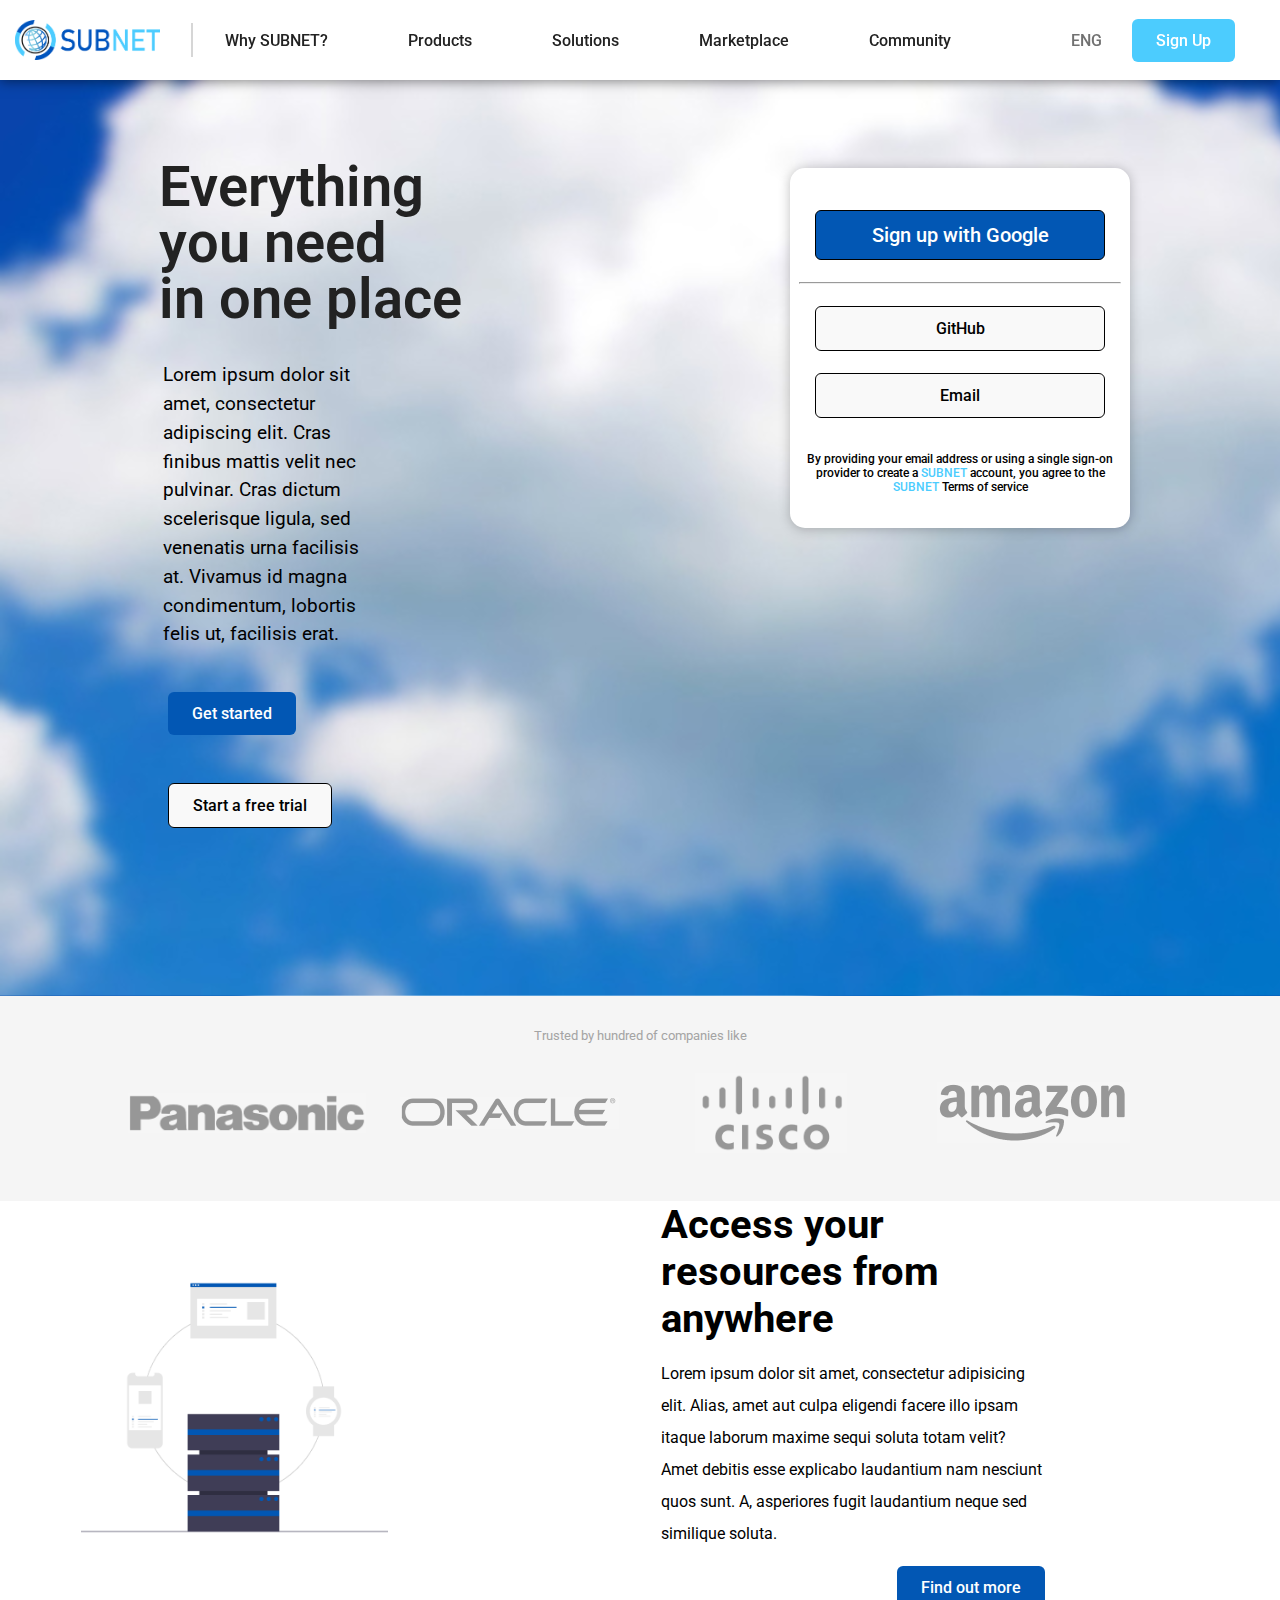
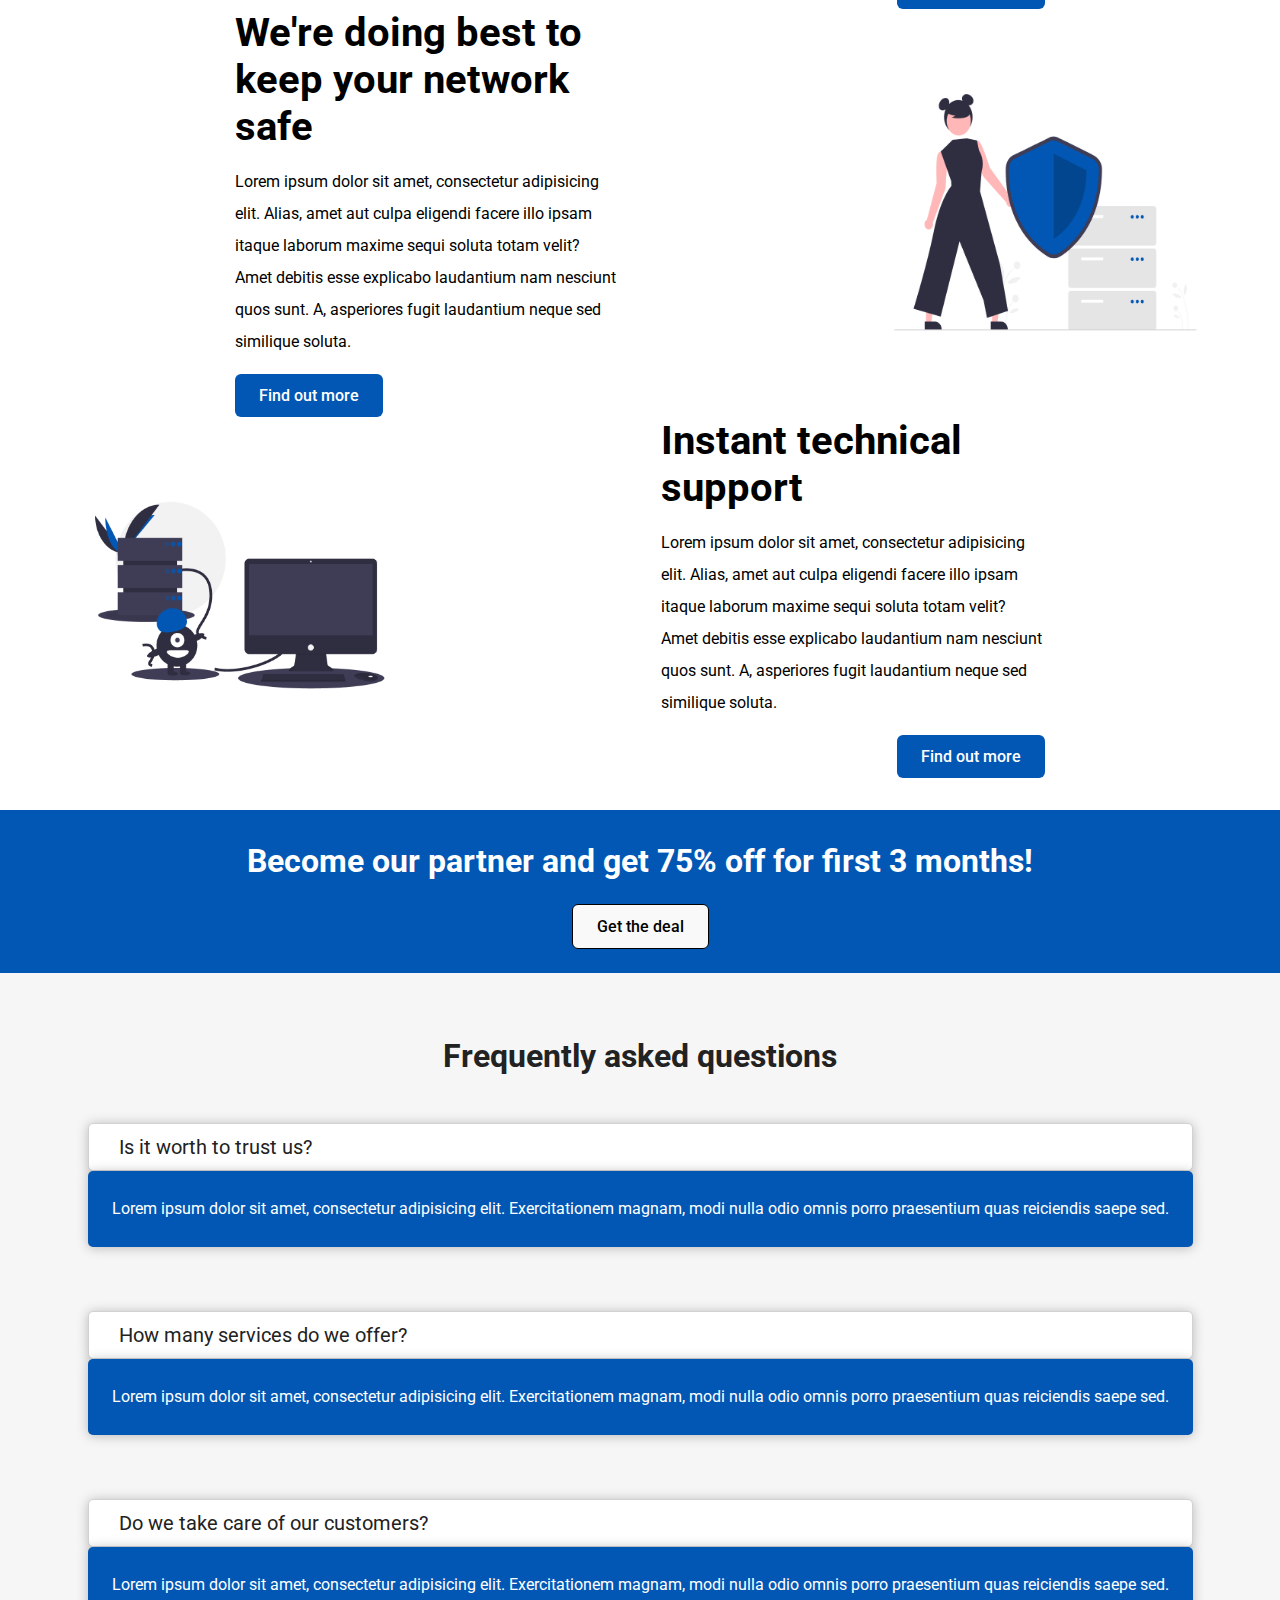
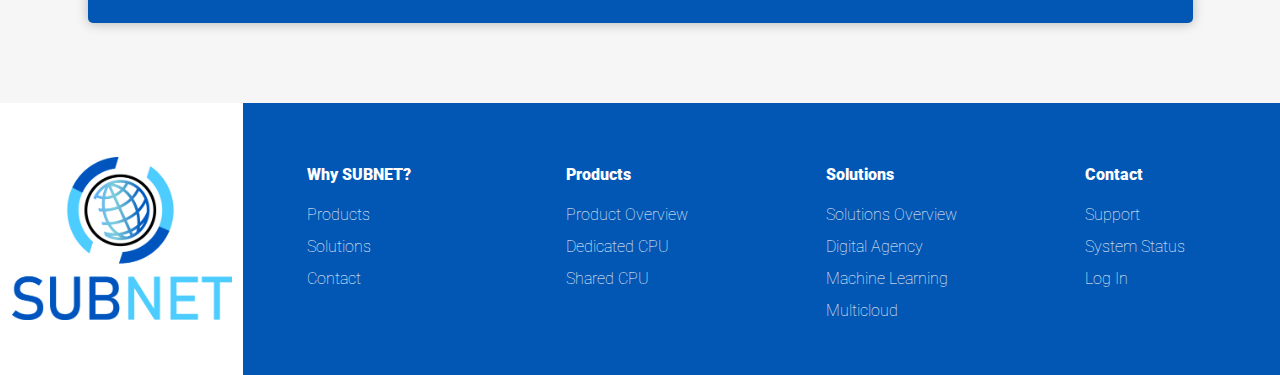
<file: index.html>
<!DOCTYPE html>
<html lang="en">
<head>
    <title>SUBNET</title>
    <meta charset="UTF-8">
    <meta http-equiv="X-UA-Compatible" content="IE=edge">
    <meta name="viewport" content="width=device-width, initial-scale=1.0">
    <meta name="msapplication-TileColor" content="#da532c">
    <meta name="theme-color" content="#ffffff">
    <link rel="stylesheet" href="layout.css">
    <link rel="apple-touch-icon" sizes="180x180" href="/apple-touch-icon.png?">
    <link rel="icon" type="image/png" sizes="32x32" href="/favicon-32x32.png?">
    <link rel="icon" type="image/png" sizes="16x16" href="/favicon-16x16.png?">
    <link rel="manifest" href="/site.webmanifest">
    <link rel="mask-icon" href="/safari-pinned-tab.svg?" color="#5bbad5">
</head>
<body>
<main>
    <header>
        <nav>
            <div id="navbar">
                <img src="LOGO.png" alt="logo">
                <hr>
                <ul class="menu-list">
                    <li><a class="list-item" href="#">Why SUBNET?</a></li>
                    <li><a class="list-item" href="#">Products</a></li>
                    <li><a class="list-item" href="#">Solutions</a></li>
                    <li><a class="list-item" href="#">Marketplace</a></li>
                    <li><a class="list-item" href="#">Community</a></li>
                </ul>
                <div class="list-content">
                    <p>ENG</p>
                    <p>
                        <input class="signup signup-nav" type="button" value="Sign Up">
                    </p>
                    <p></p>
                </div>
            </div>
        </nav>
        <div class="hamburger-menu">
            <input id="menu-toggle" type="checkbox"/>
            <label class="menu-btn" for="menu-toggle">
                <span></span>
            </label>
            <ul class="menu-box">
                <li><a class="menu-item" href="#">Why SUBNET?</a></li>
                <li><a class="menu-item" href="#">Products</a></li>
                <li><a class="menu-item" href="#">Solutions</a></li>
                <li><a class="menu-item" href="#">Marketplace</a></li>
                <li><a class="menu-item" href="#">Community</a></li>
                <li><input class="signup signup1" type="button" value="Sign Up"></li>
            </ul>
        </div>
    </header>
    <div id="down"></div>
    <section>
        <div id="background">
            <!-- <img src="clouds.jpg" alt="background"> -->
            <div class="header-section">
                <div class="center-me">
                    <div class="call-2-action-ver">
                        <div class="content">Everything you need<br> in one place</div>
                        <div class="lorem">
                            Lorem ipsum dolor sit amet, consectetur adipiscing elit.
                            Cras finibus mattis velit nec pulvinar.
                            Cras dictum scelerisque ligula, sed venenatis urna facilisis at.
                            Vivamus id magna condimentum, lobortis felis ut, facilisis erat.
                        </div>
                        <div class="start">
                            <input type="button" class="btn-primary" value="Get started">
                            <input type="button" class="btn" value="Start a free trial">
                        </div>

                    </div>
                </div>
                <div class="center-me">
                    <div class="signup-section">
                        <div class="card">
                            <input class="card-button" type="button" value="Sign up with Google">
                            <hr class="hr">
                            <input class="card-button" type="button" value="GitHub">
                            <input class="card-button" type="button" value="Email">
                            <div class="card-text">
                            <p>By providing your email address or using a single sign-on provider 
                            to create a <span>SUBNET</span> account, you agree to the <span>SUBNET</span> Terms of service </p>
                            </div>
                        </div>
                    </div>
                </div>
            </div>
        </div>
        <div class="brands">
            <small>Trusted by hundred of companies like</small>
            <div class="logging">
                <img src="P4.PNG" alt="panasonic"><img src="P5.PNG" alt="oracle"><img src="P6.PNG" alt="cisco"><img src="P7.PNG" alt="amazon">
            </div>
        </div>
    </section>
    <article>
        <div class="center-me">
            <img src="P1.PNG">
        </div>
        <div class="">
            <h2>
                Access your resources from anywhere
            </h2>
            <p>
                Lorem ipsum dolor sit amet, consectetur adipisicing elit. Alias, amet aut culpa eligendi facere illo
                ipsam itaque laborum maxime sequi soluta totam velit? Amet debitis esse explicabo laudantium nam
                nesciunt quos sunt. A, asperiores fugit laudantium neque sed similique soluta.
            </p>
            <div class="button-area">
                <input class="btn-primary" type="button" value="Find out more">
            </div>
        </div>

    </article>
    <article class="reverse">

        <div class="">
            <h2>
                We're doing best to keep your network safe
            </h2>
            <p>
                Lorem ipsum dolor sit amet, consectetur adipisicing elit. Alias, amet aut culpa eligendi facere illo
                ipsam itaque laborum maxime sequi soluta totam velit? Amet debitis esse explicabo laudantium nam
                nesciunt quos sunt. A, asperiores fugit laudantium neque sed similique soluta.
            </p>
            <div class="button-area">
                <input class="btn-primary" type="button" value="Find out more">
            </div>
        </div>
        <div class="center-me">
            <img src="P2.PNG">
        </div>
    </article>

    <article>
        <div class="center-me ">
            <img src="P3.PNG">
        </div>
        <div class="">
            <h2>
                Instant technical support
            </h2>
            <p>
                Lorem ipsum dolor sit amet, consectetur adipisicing elit. Alias, amet aut culpa eligendi facere illo
                ipsam itaque laborum maxime sequi soluta totam velit? Amet debitis esse explicabo laudantium nam
                nesciunt quos sunt. A, asperiores fugit laudantium neque sed similique soluta.
            </p>
            <div class="button-area">
                <input class="btn-primary" type="button" value="Find out more">
            </div>
        </div>
    </article>
    </article>
    <div class="promo">
        <h1>Become our partner and get 75% off for first 3 months!</h1>
        <input type="button" class="btn" value="Get the deal">
    </div>
    <div class="faq">
        <h1>Frequently asked questions</h1>
            <div class="question">
                <div class="q-header">
                    <p>
                        Is it worth to trust us?
                    </p>
                </div>
                <div class="q-body"><p>Lorem ipsum dolor sit amet, consectetur adipisicing elit. Exercitationem magnam, modi nulla odio omnis porro praesentium quas reiciendis saepe sed.</p></div>
            </div>
        <div class="question">
            <div class="q-header">
                    <p>
                        How many services do we offer?
                    </p>
            </div>
            <div class="q-body"><p>Lorem ipsum dolor sit amet, consectetur adipisicing elit. Exercitationem magnam, modi nulla odio omnis porro praesentium quas reiciendis saepe sed.</p></div>
        </div>
        <div class="question">
            <div class="q-header">
                    <p>
                        Do we take care of our customers?
                    </p>
            </div>
            <div class="q-body"><p>Lorem ipsum dolor sit amet, consectetur adipisicing elit. Exercitationem magnam, modi nulla odio omnis porro praesentium quas reiciendis saepe sed.</p></div>
        </div>
    </div>

    <footer>
        <div class="logo-frame center-me">
            <img src="LOGO2.png" alt="logo2">
        </div> 
        <div class="about-frame">
            <ul class="items">
                <li><a class="list-item2" href="#">Why SUBNET?</a></li>
                <li><a class="list-item2" href="#">Products</a></li>
                <li><a class="list-item2" href="#">Solutions</a></li>
                <li><a class="list-item2" href="#">Contact</a></li>
            </ul>
        </div>
        <div class="about-frame">
            <ul class="items">
                <li><a class="list-item2" href="#">Products</a></li>
                <li><a class="list-item2" href="#">Product Overview</a></li>
                <li><a class="list-item2" href="#">Dedicated CPU</a></li>
                <li><a class="list-item2" href="#">Shared CPU</a></li>
            </ul>
        </div>  
        <div class="about-frame">
            <ul class="items">
                <li><a class="list-item2" href="#">Solutions</a></li>
                <li><a class="list-item2" href="#">Solutions Overview</a></li>
                <li><a class="list-item2" href="#">Digital Agency</a></li>
                <li><a class="list-item2" href="#">Machine Learning</a></li>
                <li><a class="list-item2" href="#">Multicloud</a></li>
            </ul>
        </div>  
        <div class="about-frame">
            <ul class="items">
                <li><a class="list-item2" href="#">Contact</a></li>
                <li><a class="list-item2" href="#">Support</a></li>
                <li><a class="list-item2" href="#">System Status</a></li>
                <li><a class="list-item2" href="#">Log In</a></li>
            </ul>
        </div>       
    </footer>
</main>

</body>
</html>
</file>
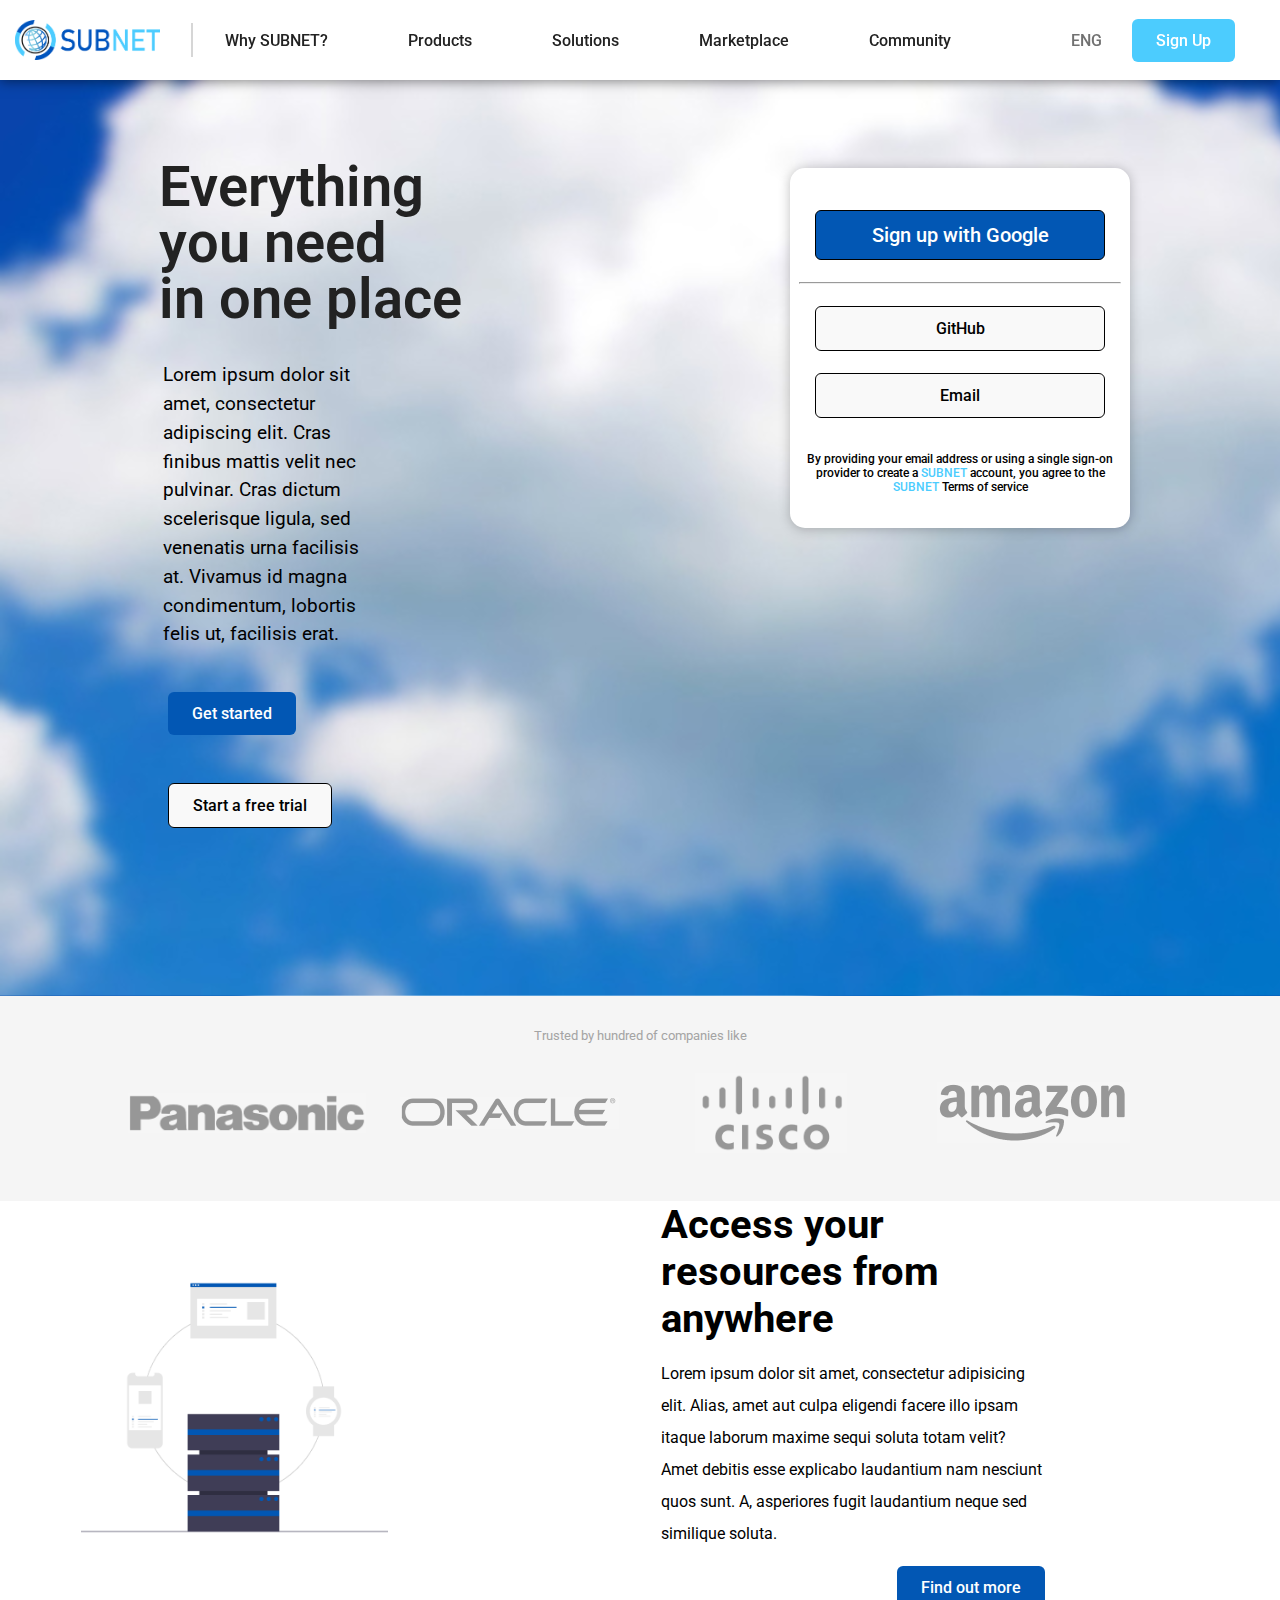
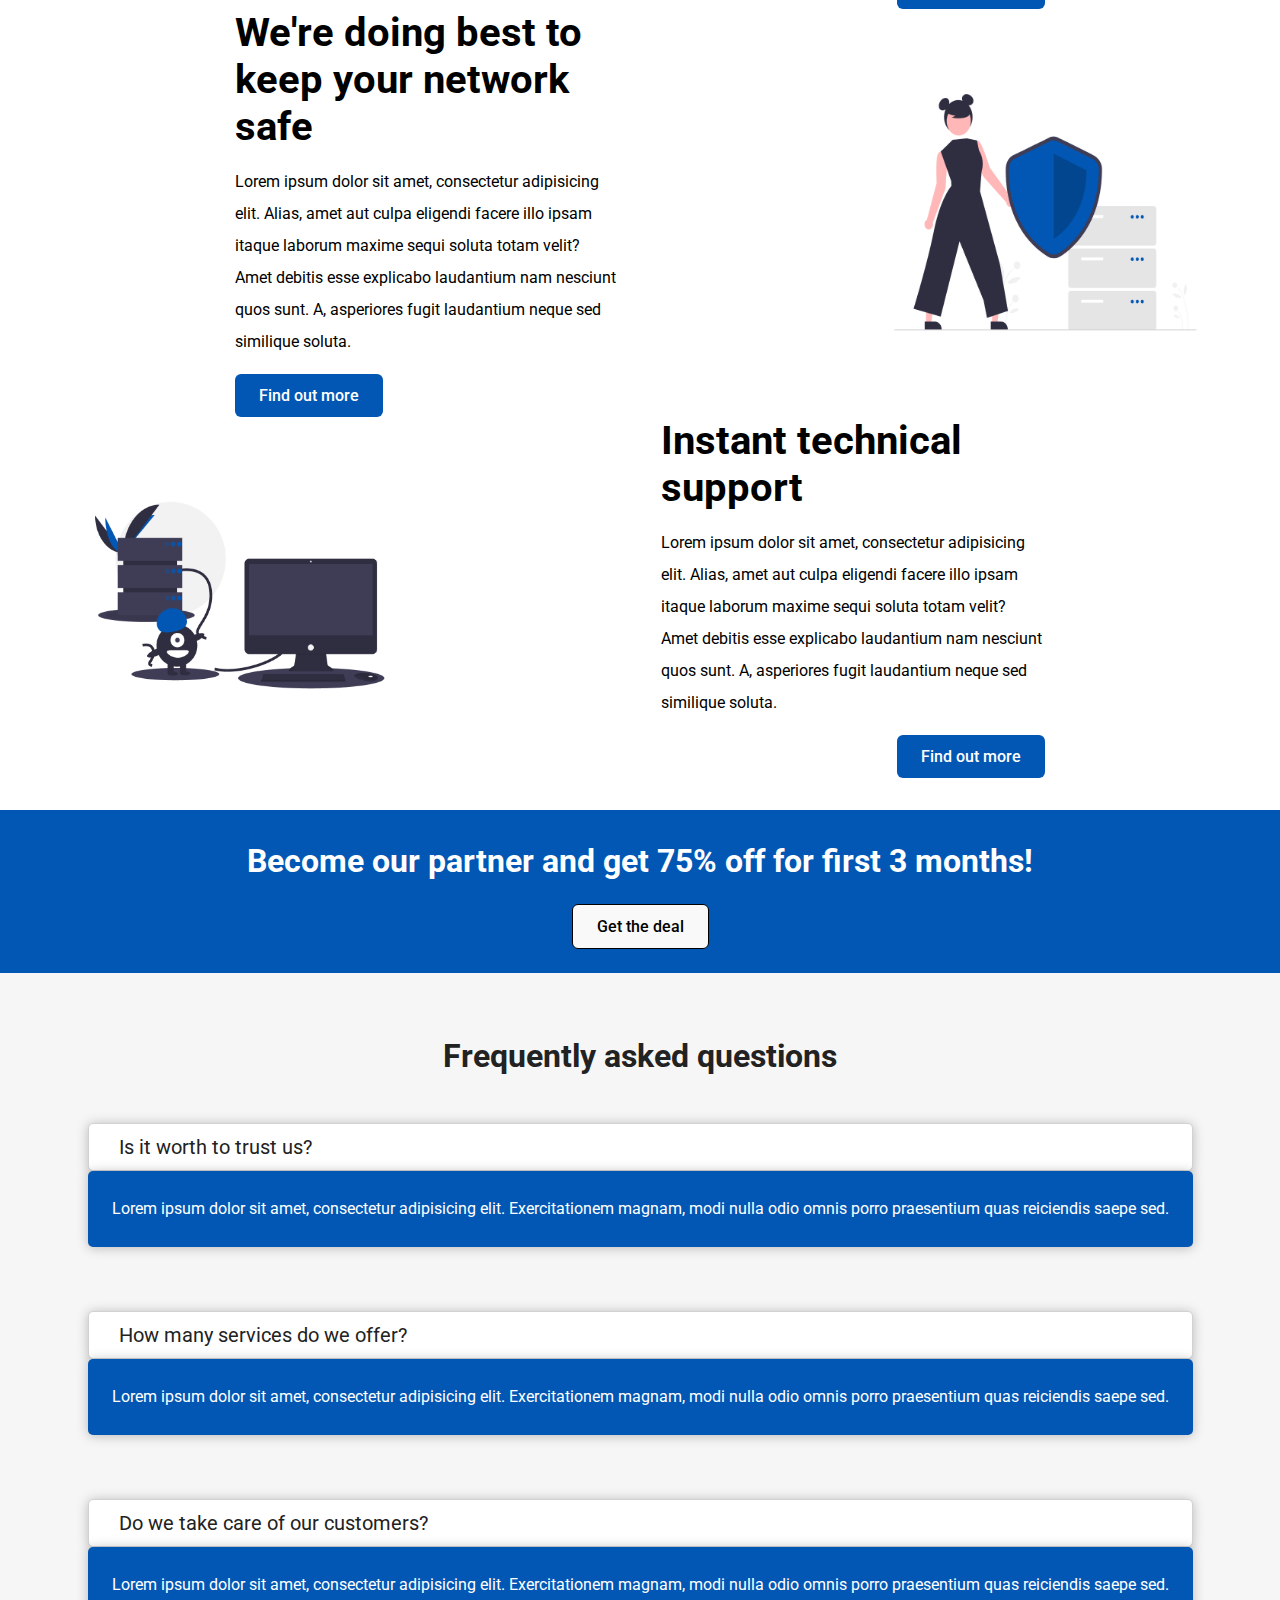
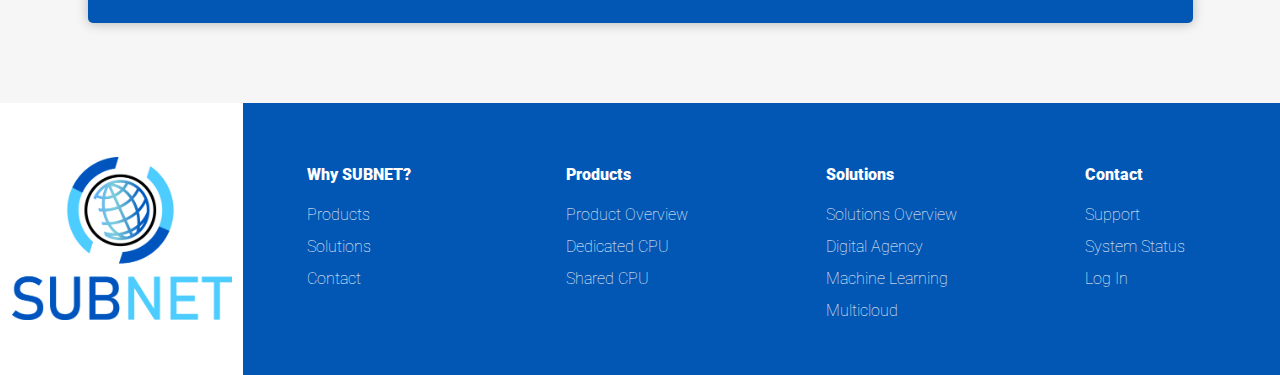
<file: subnet.html>
<!DOCTYPE html>
<html lang="en">
<head>
    <meta charset="UTF-8">
    <meta http-equiv="X-UA-Compatible" content="IE=edge">
    <meta name="viewport" content="width=device-width, initial-scale=1.0">
    <link rel="stylesheet" href="layout.css">
    <!-- <link href="https://cdn.jsdelivr.net/npm/bootstrap@5.3.0-alpha1/dist/css/bootstrap.min.css" rel="stylesheet" integrity="sha384-GLhlTQ8iRABdZLl6O3oVMWSktQOp6b7In1Zl3/Jr59b6EGGoI1aFkw7cmDA6j6gD" crossorigin="anonymous"> -->
    <title>SUBNET</title>
</head>
<body>
<main>
    <header>
        <nav>
            <div id="navbar">
                <img src="LOGO.png" alt="logo">
                <hr>
                <ul class="menu-list">
                    <li><a class="list-item" href="#">Why SUBNET?</a></li>
                    <li><a class="list-item" href="#">Products</a></li>
                    <li><a class="list-item" href="#">Solutions</a></li>
                    <li><a class="list-item" href="#">Marketplace</a></li>
                    <li><a class="list-item" href="#">Community</a></li>
                </ul>
                <div class="list-content">
                    <p>ENG</p>
                    <p>
                        <input class="signup signup-nav" type="button" value="Sign Up">
                    </p>
                    <p></p>
                </div>
            </div>
        </nav>
        <div class="hamburger-menu">
            <input id="menu-toggle" type="checkbox"/>
            <label class="menu-btn" for="menu-toggle">
                <span></span>
            </label>
            <ul class="menu-box">
                <li><a class="menu-item" href="#">Why SUBNET?</a></li>
                <li><a class="menu-item" href="#">Products</a></li>
                <li><a class="menu-item" href="#">Solutions</a></li>
                <li><a class="menu-item" href="#">Marketplace</a></li>
                <li><a class="menu-item" href="#">Community</a></li>
                <li><input class="signup signup1" type="button" value="Sign Up"></li>
            </ul>
        </div>
    </header>
    <div id="down"></div>
    <section>
        <div id="background">
            <!-- <img src="clouds.jpg" alt="background"> -->
            <div class="header-section">
                <div class="center-me">
                    <div class="call-2-action-ver">
                        <div class="content">Everything you need<br> in one place</div>
                        <div class="lorem">
                            Lorem ipsum dolor sit amet, consectetur adipiscing elit.
                            Cras finibus mattis velit nec pulvinar.
                            Cras dictum scelerisque ligula, sed venenatis urna facilisis at.
                            Vivamus id magna condimentum, lobortis felis ut, facilisis erat.
                        </div>
                        <div class="start">
                            <input type="button" class="btn-primary" value="Get started">
                            <input type="button" class="btn" value="Start a free trial">
                        </div>

                    </div>
                </div>
                <div class="center-me">
                    <div class="signup-section">
                        <div class="card">
                            <input class="card-button" type="button" value="Sign up with Google">
                            <hr class="hr">
                            <input class="card-button" type="button" value="GitHub">
                            <input class="card-button" type="button" value="Email">
                            <div class="card-text">
                            <p>By providing your email address or using a single sign-on provider 
                            to create a <span>SUBNET</span> account, you agree to the <span>SUBNET</span> Terms of service </p>
                            </div>
                        </div>
                    </div>
                </div>
            </div>
        </div>
        <div class="brands">
            <small>Trusted by hundred of companies like</small>
            <div class="logging">
                <img src="P4.PNG" alt="panasonic"><img src="P5.PNG" alt="oracle"><img src="P6.PNG" alt="cisco"><img src="P7.PNG" alt="amazon">
            </div>
        </div>
    </section>
    <article>
        <div class="center-me">
            <img src="P1.PNG">
        </div>
        <div class="">
            <h2>
                Access your resources from anywhere
            </h2>
            <p>
                Lorem ipsum dolor sit amet, consectetur adipisicing elit. Alias, amet aut culpa eligendi facere illo
                ipsam itaque laborum maxime sequi soluta totam velit? Amet debitis esse explicabo laudantium nam
                nesciunt quos sunt. A, asperiores fugit laudantium neque sed similique soluta.
            </p>
            <div class="button-area">
                <input class="btn-primary" type="button" value="Find out more">
            </div>
        </div>

    </article>
    <article class="reverse">

        <div class="">
            <h2>
                We're doing best to keep your network safe
            </h2>
            <p>
                Lorem ipsum dolor sit amet, consectetur adipisicing elit. Alias, amet aut culpa eligendi facere illo
                ipsam itaque laborum maxime sequi soluta totam velit? Amet debitis esse explicabo laudantium nam
                nesciunt quos sunt. A, asperiores fugit laudantium neque sed similique soluta.
            </p>
            <div class="button-area">
                <input class="btn-primary" type="button" value="Find out more">
            </div>
        </div>
        <div class="center-me">
            <img src="P2.PNG">
        </div>
    </article>

    <article>
        <div class="center-me ">
            <img src="P3.PNG">
        </div>
        <div class="">
            <h2>
                Instant technical support
            </h2>
            <p>
                Lorem ipsum dolor sit amet, consectetur adipisicing elit. Alias, amet aut culpa eligendi facere illo
                ipsam itaque laborum maxime sequi soluta totam velit? Amet debitis esse explicabo laudantium nam
                nesciunt quos sunt. A, asperiores fugit laudantium neque sed similique soluta.
            </p>
            <div class="button-area">
                <input class="btn-primary" type="button" value="Find out more">
            </div>
        </div>
    </article>
    </article>
    <div class="promo">
        <h1>Become our partner and get 75% off for first 3 months!</h1>
        <input type="button" class="btn" value="Get the deal">
    </div>
    <div class="faq">
        <h1>Frequently asked questions</h1>
            <div class="question">
                <div class="q-header">
                    <p>
                        Is it worth to trust us?
                    </p>
                </div>
                <div class="q-body"><p>Lorem ipsum dolor sit amet, consectetur adipisicing elit. Exercitationem magnam, modi nulla odio omnis porro praesentium quas reiciendis saepe sed.</p></div>
            </div>
        <div class="question">
            <div class="q-header">
                    <p>
                        How many services do we offer?
                    </p>
            </div>
            <div class="q-body"><p>Lorem ipsum dolor sit amet, consectetur adipisicing elit. Exercitationem magnam, modi nulla odio omnis porro praesentium quas reiciendis saepe sed.</p></div>
        </div>
        <div class="question">
            <div class="q-header">
                    <p>
                        Do we take care of our customers?
                    </p>
            </div>
            <div class="q-body"><p>Lorem ipsum dolor sit amet, consectetur adipisicing elit. Exercitationem magnam, modi nulla odio omnis porro praesentium quas reiciendis saepe sed.</p></div>
        </div>
    </div>

    <footer>
        <div class="logo-frame center-me">
            <img src="LOGO2.png" alt="logo2">
        </div> 
        <div class="about-frame">
            <ul class="items">
                <li><a class="list-item2" href="#">Why SUBNET?</a></li>
                <li><a class="list-item2" href="#">Products</a></li>
                <li><a class="list-item2" href="#">Solutions</a></li>
                <li><a class="list-item2" href="#">Contact</a></li>
            </ul>
        </div>
        <div class="about-frame">
            <ul class="items">
                <li><a class="list-item2" href="#">Products</a></li>
                <li><a class="list-item2" href="#">Product Overview</a></li>
                <li><a class="list-item2" href="#">Dedicated CPU</a></li>
                <li><a class="list-item2" href="#">Shared CPU</a></li>
            </ul>
        </div>  
        <div class="about-frame">
            <ul class="items">
                <li><a class="list-item2" href="#">Solutions</a></li>
                <li><a class="list-item2" href="#">Solutions Overview</a></li>
                <li><a class="list-item2" href="#">Digital Agency</a></li>
                <li><a class="list-item2" href="#">Machine Learning</a></li>
                <li><a class="list-item2" href="#">Multicloud</a></li>
            </ul>
        </div>  
        <div class="about-frame">
            <ul class="items">
                <li><a class="list-item2" href="#">Contact</a></li>
                <li><a class="list-item2" href="#">Support</a></li>
                <li><a class="list-item2" href="#">System Status</a></li>
                <li><a class="list-item2" href="#">Log In</a></li>
            </ul>
        </div>       
    </footer>
</main>

</body>
</html>
</file>
<file: layout.css>
@import url('https://fonts.googleapis.com/css2?family=Roboto&display=swap');
@import url('https://fonts.googleapis.com/css2?family=Roboto:wght@400;500&display=swap');

* {
    font-family: 'Roboto';
    padding: 0;
    margin: 0;
    max-width: 100vw;
}

body {
    overflow-x: hidden;
    max-width: 100vw;
}



nav #navbar {
    top: 0;
    height: 80px;
    background: rgb(255, 255, 255);
    display: flex;
    align-items: center;
    justify-content: space-between;
    width: 100%;
    box-shadow: 0 1px 12px rgba(0, 0, 0, 0.5);
    overflow: hidden;
    position: fixed;

}

#navbar hr {
    height: 3.5vh;
    margin: 1em;
    color: #d6d6d6;
    border: 0.5px solid 
}

.list-content {
    display: flex;
    align-items: center;
}
 .list-item {
    text-decoration: none;
    color: #222222;
    margin-right: 4em;
    margin-left: 1em;
    font-weight: 500;
}

.menu-list {
    display: flex;
    flex-direction: row;
    list-style-type: none;
    width: 100%;
}

#navbar p {
    font-weight: 500;
    color: #717171;
    padding: 15px;
}

.hamburger-menu {
    display: none;
}



#navbar img {
    width: 145px;
    padding: 15px;
}

#menu-toggle:checked + .menu-btn > span {
    transform: rotate(45deg);
}

#menu-toggle:checked + .menu-btn > span::before {
    top: 0;
    transform: rotate(0deg);
}

#menu-toggle:checked + .menu-btn > span::after {
    top: 0;
    transform: rotate(90deg);
}

#menu-toggle:checked ~ .menu-box {
    right: 0 !important;
}

.menu-btn {
    position: fixed;
    display: flex;
    align-items: center;
    top: 25px;
    right: 20px;
    width: 26px;
    height: 26px;
    cursor: pointer;
    z-index: 1;
}

.menu-btn > span,
.menu-btn > span::before,
.menu-btn > span::after {
    display: block;
    position: absolute;
    width: 100%;
    height: 2px;
    background-color: #616161;
    transition-duration: .25s;
}

.menu-btn > span::before {
    content: '';
    top: -8px;
}

.menu-btn > span::after {
    content: '';
    top: 8px;
}

.menu-box {
    display: block;
    position: fixed;
    top: 0;
    right: 100%;
    width: 300px;
    height: 100%;
    margin: 0;
    padding: 80px 0;
    list-style: none;
    background-color: #ffffff;
    box-shadow: 2px 2px 6px rgba(0, 0, 0, .4);
    transition-duration: .25s;
}

.menu-item {
    display: block;
    padding: 12px 24px;
    color: #333;
    font-family: 'Roboto', sans-serif;
    font-size: 20px;
    font-weight: 500;
    text-decoration: none;
    transition-duration: .25s;
}

.menu-item:hover {
    background-color: #ececec;
}

.signup {
    display: inline-block;
    padding: 12px 24px;
    font-family: 'Roboto', sans-serif;
    font-weight: 500;
    background-color: #4CCCFE;
    text-decoration: none;
    color: white;
    cursor: pointer;
    text-align: center;
    border-radius: 6px;
    border: none;
    font-size: 16px;
}

.signup:hover{
    box-shadow: rgba(50, 50, 93, 0.05) 0px 30px 60px -12px inset,
    rgba(0, 0, 0, 0.1) 0px 18px 36px -18px inset;
}

.signup1{
    margin: 2em  0em  0em 1.25em;
}
.btn-primary {
    padding: 12px 24px;
    font-family: 'Roboto', sans-serif;
    font-weight: 500;
    background-color: #0257B4;
    text-decoration: none;
    color: white;
    cursor: pointer;
    /* text-align: center; */
    border-radius: 6px;
    border: none;
    font-size: 16px;

}

.btn-primary:hover {
    box-shadow: rgba(50, 50, 93, 0.25) 0px 30px 60px -12px inset,
    rgba(0, 0, 0, 0.3) 0px 18px 36px -18px inset;
}
/*#background 5start input:first-child{*/
/*  position: absolute;*/
/*  padding: 12px 24px;*/
/*  font-family: 'Roboto', sans-serif;*/
/*  font-weight: 500;*/
/*  background-color: #0257B4;*/
/*  text-decoration: none;*/
/*  color: white;*/
/*  cursor: pointer;*/
/*  text-align: center;*/
/*  border-radius: 6px;*/
/*  border: none;*/
/*  font-size: 16px;*/
/*  top: 50vh;*/
/*  left: 20vw;    */
/*}*/

.btn {
    padding: 12px 24px;
    font-family: 'Roboto', sans-serif;
    font-weight: 500;
    background-color: #f9f9f9;
    text-decoration: none;
    color: black;
    cursor: pointer;
    text-align: center;
    border-radius: 6px;
    border: 1px solid black;
    font-size: 16px;
}

.btn:hover {
    box-shadow: rgba(50, 50, 93, 0.05) 0px 30px 60px -12px inset,
    rgba(0, 0, 0, 0.1) 0px 18px 36px -18px inset;
}

.start input {
    margin: 1.5em;
}
/* .start input:nth-child(2) {
    margin-right: 8em;
} */

#background {
    background: url("clouds.jpg");
    background-size: cover;
    min-height: 60vh;
}

#background .content {
    text-align: left;
    width: 100%;
    font-size: 3.5em;
    font-weight: 600;
    color: #222222;
    padding: 15px;
    line-height: 1;
}

#background .lorem {
    font-size: 1.2em;
    line-height: 1.5;
    width: 61%;
    padding: 1em;
}

.center-me {
    display: flex;
    justify-content: center;
    align-items: center;
    width: 100%;
}

.call-2-action-ver {
    display: flex;
    flex-direction: column;
    padding: 9em;
}

.signup-section {
    display: flex;
    justify-content: space-evenly;
    width: 100%;
    height: 100%;
    padding: 10em 5em 5em;
}

.card {
    background: white;
    border-radius: 15px;
    min-height: 360px;
    min-width: 340px;
    margin-top: 8em;
    width: 25vw;
    height: 40vh;
    display: flex;
    flex-direction: column;
    align-items: center;
    justify-content: space-evenly;
    box-shadow: 0 1px 12px rgba(0, 0, 0, 0.25);
}

.card-text{
    min-width: 70px;
}

.card input:first-child{
    padding: 12px 24px;
    margin-top: 1em;
    font-family: 'Roboto', sans-serif;
    font-weight: 500;
    background-color: #0257B4;
    text-decoration: none;
    color: rgb(255, 255, 255);
    cursor: pointer;
    text-align: center;
    border-radius: 6px;
    border: 1px solid black;
    font-size: 20px;
    
}

.card input:first-child:hover{
    box-shadow: rgba(50, 50, 93, 0.25) 0px 30px 60px -12px inset,
    rgba(0, 0, 0, 0.3) 0px 18px 36px -18px inset;
}

.card span {
    color: #4CCCFE;
}
.card p {
    text-align: center;
    font-size: 12px;
    padding: 1em;
    font-weight: 500;
}
.card-button{
    padding: 12px 24px;
    font-family: 'Roboto', sans-serif;
    font-weight: 500;
    background: #f9f9f9;
    text-decoration: none;
    color: black;
    cursor: pointer;
    text-align: center;
    border-radius: 6px;
    border: 1px solid black;
    font-size: 16px;
    min-width: 290px;

}

.card-button:hover{
    box-shadow: rgba(50, 50, 93, 0.05) 0px 30px 60px -12px inset,
    rgba(0, 0, 0, 0.1) 0px 18px 36px -18px inset;
}

.img-text{
    width: 20px;
}

.promo {
    display: flex;
    flex-direction: column;
    align-items: center;
    justify-content: center;
    background-color: #0257B4;
    color: white;
    padding: 1em;
    margin-top: 2em;
    text-align: center;
}


.promo * {
    margin: 0.5em;
}


.faq{
    display: flex;
    flex-direction: column;
    align-items: center;
    justify-content: center;
    background-color: #f6f6f6;
    color: #222222;
    padding: 2em;
}

.faq h1{
    text-align: center;
}
.faq * {
    margin: 1em;
    
}


.question {
    border: 0 solid white;
    border-radius: 15px;
    display: grid;
    grid-template-columns: 1fr;
    grid-template-rows: 3em 1fr;
}

.question * {
    text-align: left;
    padding: 0.75em;
    margin: 0;
}

.q-header {
    background: white;
    display: flex;
    justify-content: left;
    align-items: center;
    font-size: 20px;
    border: 1px solid #d2d2d2;
    border-radius: 5px;
    box-shadow: 0 1px 12px rgba(0, 0, 0, 0.25);
}

.q-body {
    box-shadow: 0 1px 12px rgba(0, 0, 0, 0.25);
    color: white;
    background: #0257B4;
    border-radius: 5px;
    text-align: left;
    line-height: 1.75;
    margin-bottom: 2em;
}

.hr {
    min-width: 320px;
    text-align: center;
    color: #f5f5f5;
    margin-left: 0;
}


.header-section {
    display: flex;
    justify-content: space-evenly;
}

.brands {
    padding: 2em;
    background: #F5F5F5;
    color: black;
    display: flex;
    align-items: center;
    flex-direction: column;
    justify-content: center;
}

.brands small {
    text-align: center;
    color: #a4a4a4;
    margin-bottom: 1em;
}

.logging {
    max-width: 80vw;
    display: grid;
    grid-template-columns: 1fr 1fr 1fr 1fr;
    grid-gap: 1.5em;
    padding: 1em;
}

.logging img {
    margin: auto;
    max-width: 100%;
    max-height: 5em;
}


article {
    display: grid;
    grid-template-columns: 30vw 60vw;
    justify-content: space-evenly;
    width: 100vw;
}

article.reverse {
    grid-template-columns: 60vw 30vw;
}

article div {
    display: flex;
    flex-direction: column;
    justify-content: center;
    align-items: center;
    width: 100%;
}

article p {
    padding: 1em;
    width: 50%;
    line-height: 2;
}

article h2 {
    font-size: 40px;
    width: 50%;
}

article div img {
    max-width: 80%;
    margin: 2em;
    padding: 2em 0em;
}

article .button-area {
    display: flex;
    max-width: 50%;
    justify-content: right;
    flex-direction: row;
    align-items: center;
}

.reverse .button-area{
    display: flex;
    max-width: 50%;
    justify-content: left;
    flex-direction: row;
    align-items: center;
}

.logo-frame{
    background-color: white;
}
.logo-frame img{
    width: 220px;
}

.items{
    text-decoration: none;
    list-style: none;
    line-height: 2;
}

.list-item2 {
    text-decoration: none;
    color: #222222;
    font-weight: 2000;
    color: white;
}

footer {
    display: grid;
    grid-template-columns: 1fr 1fr 1fr 1fr 1fr;
    align-content: start;
    grid-gap: 1em;
    background-color: #0257B4;
    color: white;
    width: 100%;
}

footer > *
{
    display: flex;
    justify-content: flex-start;
    align-items: start;
    flex-direction: column;
    font-weight: lighter;
}

footer ul {
    padding: 3em;
}

footer ul li:first-child {
    font-weight: 1000;
    padding: 0.5em 0;
}

@media screen and (max-width: 1150px){
    .menu-list{
        display: none;
    }
    #navbar hr{
        display: none;
    }
}
@media screen and (max-width: 950px) {
    .header-section {
        flex-direction: column;
        align-items: baseline;
    }

    article {
        display: flex;
        flex-direction: column;
    }

    article.reverse {
        display: flex;
        flex-direction: column-reverse;
    }

    article .button-area {
        justify-content: center;
    }

    .reverse .button-area {
        justify-content: center;
        padding-left: 0;
    }

    .brands small {
        margin-bottom: 0;
    }
    .promo > .btn{
        width: 300px;
    }
    .card {
        width: 100%;
        border-radius: 0;
        box-shadow: none;
    }

    .card p {
        font-size: 14px;
        width: 90%;
    }

    .call-2-action-ver{
        bottom: 0;
    }

    .faq h1{
        text-align: center;
    }

    .q-header {
        font-size: 18px;
        padding: 0;
    }
    .signup-section {
        width: 100%;
        height: 100%;
        padding: 2em 0em 0em;
    }

    .logging {
        grid-template-columns: 1fr 1fr;
        grid-template-rows: 1fr 1fr;
    }

    .hamburger-menu {
        display: block;
    }

    #background .content{
        text-align: center;
        padding: 0;
    }
    #background .lorem{
        text-align: center;
        width: auto;
    }

    .start {
        display: flex;
        justify-content: center;
    }
    
    .menu-list {
        display: none;
    }

    .signup-nav{
        display: none;
    }

    #navbar hr{
        display: none;
    }

    .hr {
        max-width: 350px;
    }

    .logo-frame{
        display: none;
        width: 300px;
    }

    .logo-frame img {
        display: none;
    }

    footer ul {
        padding: 2em;
    }
    
    footer{
        grid-template-columns: 1fr 1fr;
        grid-template-rows: 1fr 1fr;
    }



#down {
    width: 100%;
    height: 100%;
    margin-top: 35px;
}

}
</file>
